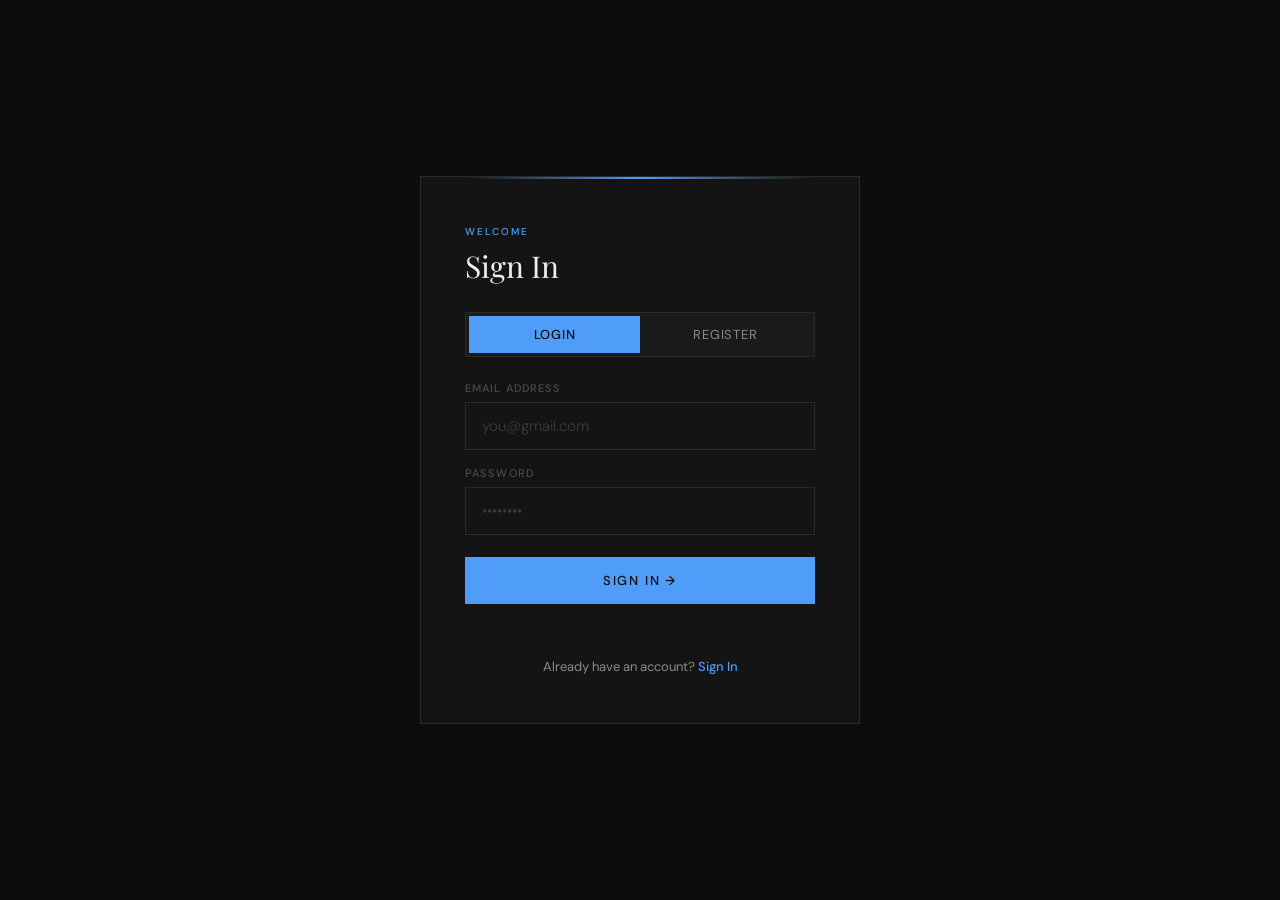
<file: index.html>
<!DOCTYPE html>
<html lang="en">
<head>
    <meta charset="UTF-8">
    <meta name="viewport" content="width=device-width, initial-scale=1.0">
    <title>Expense Tracker</title>
    <link rel="stylesheet" href="style.css">
</head>
<body>

    <header>
        <div class="header-inner">
            <div class="header-left">
                <span class="logo">₹</span>
                <div>
                    <p class="header-sub">Welcome back</p>
                    <h1 id="userName">Your Expenses</h1>
                </div>
            </div>
            <div class="header-actions">
                <button id="openModal">
                    <span class="btn-icon">+</span>
                    <span>Add Expense</span>
                </button>
                <button id="logoutBtn">Logout</button>
            </div>
        </div>
    </header>

    <main>
        <div id="totalExpense">
            <div>
                <span class="total-label">Total Spent</span>
                <span class="total-amount">₹0.00</span>
            </div>
            <div class="total-icon">↓</div>
        </div>

        <div id="monthNav">
            <span id="monthLabel"></span>
            <div style="display: flex; gap: 8px;">
                <button id="prevMonth">←</button>
                <button id="nextMonth">→</button>
            </div>
        </div>

        <div id="expenseContainer"></div>
    </main>

    <!-- Add Expense Modal -->
    <div id="modalOverlay" class="overlay">
        <div id="modal" class="modal-box">
            <div class="modal-header">
                <div class="modal-title-group">
                    <span class="modal-icon">+</span>
                    <h2>New Expense</h2>
                </div>
                <button id="closeModal" type="button" class="close-btn">✕</button>
            </div>
            <form id="expenseForm">
                <div class="field">
                    <label for="amount">Amount (₹)</label>
                    <input type="number" id="amount" placeholder="0.00" required />
                </div>
                <div class="field">
                    <label for="description">Description</label>
                    <input type="text" id="description" placeholder="What did you spend on?" required />
                </div>
                <div class="field">
                    <label for="date">Date</label>
                    <input type="date" id="date" required />
                </div>
                <button type="submit" class="submit-btn">Save Expense</button>
                <p id="msg"></p>
            </form>
        </div>
    </div>

    <!-- Expense Detail Modal -->
    <div id="detailOverlay" class="overlay">
        <div id="detailModal" class="modal-box">
            <div class="modal-header">
                <div class="modal-title-group">
                    <span class="modal-icon">₹</span>
                    <h2>Expense Details</h2>
                </div>
                <button id="closeDetailModal" type="button" class="close-btn">✕</button>
            </div>
            <p id="detail-id"></p>
            <div class="field">
                <label>Amount (₹)</label>
                <input type="number" id="detail-amount" />
            </div>
            <div class="field">
                <label>Description</label>
                <input type="text" id="detail-description" />
            </div>
            <div class="field">
                <label>Date</label>
                <input type="date" id="detail-date" />
            </div>
            <div style="display: flex; gap: 10px; margin-top: 8px;">
                <button id="editExpense">Edit Expense</button>
                <button id="deleteExpense">Delete</button>
            </div>
        </div>
    </div>

    <!-- Confirm Delete Popup -->
    <div id="confirmOverlay" class="overlay">
        <div class="modal-box" style="max-width: 360px; text-align: center;">
            <h2 style="font-family: 'Cormorant Garamond', serif; font-size: 24px; margin-bottom: 8px;">Delete Expense?</h2>
            <p style="color: var(--text-mid); font-size: 14px; margin-bottom: 24px;">This action cannot be undone.</p>
            <div style="display: flex; gap: 10px;">
                <button id="cancelDelete">Cancel</button>
                <button id="confirmDelete">Delete</button>
            </div>
        </div>
    </div>

    <script src="script.js"></script>
</body>
</html>
</file>
<file: style.css>
@import url('https://fonts.googleapis.com/css2?family=Playfair+Display:wght@400;700&family=DM+Sans:wght@300;400;500&display=swap');

*, *::before, *::after { box-sizing: border-box; margin: 0; padding: 0; }

:root {
    --bg:           #0d0d0d;
    --card:         #141414;
    --card2:        #1a1a1a;
    --border:       #2a2a2a;
    --border-strong:#3a3a3a;
    --accent:       #4f9cf9;
    --accent-dim:   rgba(79, 156, 249, 0.10);
    --text:         #f0ede6;
    --text-mid:     #8a8a8a;
    --text-dim:     #4a4a4a;
    --danger:       #e05c5c;
    --success:      #5cb85c;
}

body {
    background: var(--bg);
    font-family: 'DM Sans', sans-serif;
    color: var(--text);
    min-height: 100vh;
}

/* ══════════════════════════════
   AUTH PAGE
══════════════════════════════ */
.auth-wrapper {
    min-height: 100vh;
    display: flex;
    align-items: center;
    justify-content: center;
    padding: 24px;
    background: var(--bg);
}

.auth-box {
    background: var(--card);
    border: 1px solid var(--border);
    padding: clamp(28px, 6vw, 48px) clamp(20px, 6vw, 44px);
    width: 100%;
    max-width: 440px;
    position: relative;
    animation: rise 0.6s cubic-bezier(.22, .68, 0, 1.2) both;
}

.auth-box::before {
    content: '';
    position: absolute;
    top: 0;
    left: clamp(20px, 6vw, 44px);
    right: clamp(20px, 6vw, 44px);
    height: 2px;
    background: linear-gradient(90deg, transparent, var(--accent), transparent);
}

@keyframes rise {
    from { opacity: 0; transform: translateY(24px); }
    to   { opacity: 1; transform: translateY(0); }
}

.auth-header {
    margin-bottom: 28px;
}

.auth-welcome {
    font-size: 10px;
    font-weight: 500;
    letter-spacing: 0.22em;
    text-transform: uppercase;
    color: var(--accent);
    margin-bottom: 10px;
}

.auth-header h2 {
    font-family: 'Playfair Display', serif;
    font-size: clamp(22px, 5vw, 30px);
    font-weight: 400;
    color: var(--text);
    line-height: 1.2;
}

/* ── Tabs ── */
.auth-tabs {
    display: flex;
    gap: 0;
    margin-bottom: 24px;
    background: var(--card2);
    border: 1px solid var(--border);
    padding: 3px;
}

.tab-btn {
    flex: 1;
    padding: 10px;
    border: none;
    background: transparent;
    color: var(--text-mid);
    font-family: 'DM Sans', sans-serif;
    font-size: 13px;
    font-weight: 400;
    letter-spacing: 0.06em;
    text-transform: uppercase;
    cursor: pointer;
    transition: all 0.2s;
}

.tab-btn.active {
    background: var(--accent);
    color: #0d0d0d;
    font-weight: 500;
}

/* ── Auth form fields ── */
.auth-form {
    display: flex;
    flex-direction: column;
    gap: 16px;
}

.auth-field {
    display: flex;
    flex-direction: column;
    gap: 7px;
}

.auth-field label {
    font-size: 11px;
    font-weight: 500;
    letter-spacing: 0.1em;
    text-transform: uppercase;
    color: var(--text-dim);
    transition: color 0.2s;
}

.auth-field:focus-within label {
    color: var(--accent);
}

.auth-field input {
    width: 100%;
    background: transparent;
    border: 1px solid var(--border);
    color: var(--text);
    font-family: 'DM Sans', sans-serif;
    font-size: clamp(14px, 3vw, 15px);
    font-weight: 300;
    padding: clamp(10px, 2.5vw, 13px) 16px;
    outline: none;
    transition: border-color 0.25s, background 0.25s, box-shadow 0.25s;
}

.auth-field input::placeholder { color: #3a3a3a; }

.auth-field input:focus {
    border-color: var(--accent);
    background: var(--accent-dim);
    box-shadow: 0 0 0 3px rgba(79, 156, 249, 0.07);
}

/* ── Auth submit button ── */
.auth-btn {
    width: 100%;
    padding: clamp(12px, 3vw, 15px);
    background: var(--accent);
    border: none;
    color: #0d0d0d;
    font-family: 'DM Sans', sans-serif;
    font-size: 13px;
    font-weight: 500;
    letter-spacing: 0.14em;
    text-transform: uppercase;
    cursor: pointer;
    margin-top: 6px;
    transition: background 0.2s, transform 0.15s;
    display: flex;
    align-items: center;
    justify-content: center;
    gap: 8px;
}

.auth-btn:hover { background: #6aabfa; transform: translateY(-1px); }
.auth-btn:active { transform: translateY(0); }

/* ── Auth switch link ── */
.auth-switch {
    text-align: center;
    margin-top: 20px;
    font-size: 13px;
    color: var(--text-mid);
}

.auth-switch a {
    color: var(--accent);
    text-decoration: none;
    font-weight: 500;
    cursor: pointer;
    transition: opacity 0.2s;
}

.auth-switch a:hover { opacity: 0.75; }

/* ── Auth message ── */
.auth-msg {
    font-size: 13px;
    text-align: center;
    min-height: 18px;
    font-style: italic;
    color: var(--text-dim);
}

.auth-msg.success { color: var(--success); }
.auth-msg.error   { color: var(--danger); }


/* ══════════════════════════════
   DASHBOARD / HEADER
══════════════════════════════ */
header {
    position: sticky;
    top: 0;
    z-index: 50;
    background: rgba(13, 13, 13, 0.92);
    backdrop-filter: blur(20px);
    -webkit-backdrop-filter: blur(20px);
    border-bottom: 1px solid var(--border);
    padding: 16px 20px;
}

.header-inner {
    max-width: 720px;
    margin: 0 auto;
    display: flex;
    align-items: center;
    justify-content: space-between;
    gap: 12px;
}

.header-left { display: flex; align-items: center; gap: 16px; }

.logo {
    width: 46px;
    height: 46px;
    background: var(--accent);
    display: flex;
    align-items: center;
    justify-content: center;
    font-family: 'Playfair Display', serif;
    font-size: 20px;
    font-weight: 700;
    color: #0d0d0d;
    flex-shrink: 0;
}

.header-sub {
    font-size: 10px;
    letter-spacing: 0.22em;
    text-transform: uppercase;
    color: var(--text-dim);
    margin-bottom: 3px;
}

h1 {
    font-family: 'Playfair Display', serif;
    font-size: clamp(22px, 5vw, 30px);
    font-weight: 400;
    color: var(--text);
}

.header-actions {
    display: flex;
    align-items: center;
    gap: 10px;
}

/* ── Add button ── */
#openModal {
    display: flex;
    align-items: center;
    gap: 8px;
    background: var(--accent);
    border: none;
    color: #0d0d0d;
    font-family: 'DM Sans', sans-serif;
    font-size: 12px;
    font-weight: 500;
    letter-spacing: 0.12em;
    text-transform: uppercase;
    padding: 11px 22px;
    cursor: pointer;
    transition: background 0.2s, transform 0.15s;
}

#openModal:hover { background: #6aabfa; transform: translateY(-1px); }
#openModal:active { transform: translateY(0); }
.btn-icon { font-size: 17px; line-height: 1; }

/* ── Logout button ── */
#logoutBtn {
    display: flex;
    align-items: center;
    gap: 6px;
    background: transparent;
    border: 1px solid var(--border-strong);
    color: var(--text-mid);
    font-family: 'DM Sans', sans-serif;
    font-size: 12px;
    font-weight: 500;
    letter-spacing: 0.1em;
    text-transform: uppercase;
    padding: 10px 18px;
    cursor: pointer;
    transition: all 0.2s;
}

#logoutBtn:hover {
    border-color: var(--danger);
    color: var(--danger);
}

/* ══════════════════════════════
   MAIN
══════════════════════════════ */
main {
    max-width: 720px;
    margin: 0 auto;
    padding: 36px 20px 80px;
}

/* ── Total card ── */
#totalExpense {
    display: flex;
    justify-content: space-between;
    align-items: center;
    padding: 28px 32px;
    background: var(--card);
    border: 1px solid var(--border);
    margin-bottom: 14px;
    position: relative;
}

#totalExpense::before {
    content: '';
    position: absolute;
    top: 0;
    left: 32px;
    right: 32px;
    height: 2px;
    background: linear-gradient(90deg, transparent, var(--accent), transparent);
}

.total-label {
    font-size: 10px;
    font-weight: 500;
    letter-spacing: 0.24em;
    text-transform: uppercase;
    color: var(--text-dim);
    display: block;
    margin-bottom: 8px;
}

.total-amount {
    font-family: 'Playfair Display', serif;
    font-size: clamp(36px, 8vw, 56px);
    font-weight: 400;
    color: var(--text);
    letter-spacing: -0.02em;
    line-height: 1;
}

.total-icon {
    width: 54px;
    height: 54px;
    background: var(--card2);
    border: 1px solid var(--border-strong);
    display: flex;
    align-items: center;
    justify-content: center;
    font-size: 22px;
    color: var(--text-mid);
}

/* ── Month Nav ── */
#monthNav {
    display: flex;
    align-items: center;
    justify-content: space-between;
    padding: 14px 22px;
    background: var(--card);
    border: 1px solid var(--border);
    margin-bottom: 22px;
}

#monthLabel {
    font-family: 'Playfair Display', serif;
    font-size: 20px;
    font-weight: 400;
    color: var(--text);
}

#prevMonth, #nextMonth {
    width: 36px;
    height: 36px;
    background: var(--card2);
    border: 1px solid var(--border-strong);
    color: var(--text-mid);
    font-size: 15px;
    cursor: pointer;
    display: flex;
    align-items: center;
    justify-content: center;
    transition: background 0.15s, color 0.15s, transform 0.15s;
}

#prevMonth:hover, #nextMonth:hover {
    background: var(--accent);
    border-color: var(--accent);
    color: #0d0d0d;
    transform: translateY(-1px);
}

/* ── Expense container ── */
#expenseContainer {
    display: flex;
    flex-direction: column;
    gap: 12px;
}

/* ── Date card ── */
.dateDiv {
    background: var(--card);
    border: 1px solid var(--border);
    overflow: hidden;
    transition: border-color 0.2s, transform 0.2s;
}

.dateDiv:hover {
    border-color: var(--border-strong);
    transform: translateY(-2px);
}

.date-header {
    display: flex;
    justify-content: space-between;
    align-items: center;
    padding: 11px 22px;
    background: var(--card2);
    border-bottom: 1px solid var(--border);
}

.dateDiv h3 {
    font-family: 'DM Sans', sans-serif;
    font-size: 11px;
    font-weight: 500;
    letter-spacing: 0.12em;
    text-transform: uppercase;
    color: var(--text-mid);
    margin: 0;
}

.date-total {
    font-family: 'Playfair Display', serif;
    font-size: 17px;
    font-weight: 400;
    color: var(--danger);
}

.dateDiv ul { list-style: none; display: flex; flex-direction: column; }

.dateDiv ul li {
    position: relative;
    display: flex;
    justify-content: space-between;
    align-items: center;
    font-size: 14px;
    font-weight: 300;
    padding: 14px 22px;
    color: var(--text-mid);
    border-bottom: 1px solid var(--border);
    transition: background 0.15s, color 0.15s, padding-left 0.2s;
    cursor: pointer;
    overflow: hidden;
}

.dateDiv ul li::before {
    content: '';
    position: absolute;
    left: 0; top: 0;
    width: 2px; height: 100%;
    background: var(--accent);
    opacity: 0;
    transition: opacity 0.2s;
}

.dateDiv ul li:last-child { border-bottom: none; }

.dateDiv ul li:hover {
    background: var(--card2);
    color: var(--text);
    padding-left: 26px;
}

.dateDiv ul li:hover::before { opacity: 1; }

.li-amount {
    font-family: 'Playfair Display', serif;
    font-size: 17px;
    font-weight: 400;
    color: var(--danger);
    flex-shrink: 0;
    margin-left: 16px;
}

/* ══════════════════════════════
   OVERLAY & MODAL
══════════════════════════════ */
.overlay {
    display: none;
    position: fixed;
    inset: 0;
    background: rgba(4, 4, 4, 0.88);
    backdrop-filter: blur(12px);
    -webkit-backdrop-filter: blur(12px);
    z-index: 100;
    align-items: center;
    justify-content: center;
    padding: 20px;
}

.overlay.show { display: flex; }

.modal-box {
    background: var(--card);
    border: 1px solid var(--border-strong);
    padding: 32px;
    width: 100%;
    max-width: 440px;
    display: flex;
    flex-direction: column;
    gap: 22px;
    position: relative;
    animation: modalPop 0.25s ease;
}

.modal-box::before {
    content: '';
    position: absolute;
    top: 0;
    left: 32px;
    right: 32px;
    height: 2px;
    background: linear-gradient(90deg, transparent, var(--accent), transparent);
}

@keyframes modalPop {
    from { opacity: 0; transform: scale(0.96) translateY(16px); }
    to   { opacity: 1; transform: scale(1) translateY(0); }
}

.modal-header {
    display: flex;
    align-items: center;
    justify-content: space-between;
}

.modal-title-group { display: flex; align-items: center; gap: 14px; }

.modal-icon {
    width: 42px;
    height: 42px;
    background: var(--accent-dim);
    border: 1px solid var(--border);
    display: flex;
    align-items: center;
    justify-content: center;
    font-size: 18px;
    color: var(--accent);
}

.modal-box h2 {
    font-family: 'Playfair Display', serif;
    font-size: 22px;
    font-weight: 400;
    color: var(--text);
}

.close-btn {
    width: 36px;
    height: 36px;
    background: transparent;
    border: 1px solid var(--border-strong);
    color: var(--text-mid);
    font-size: 14px;
    cursor: pointer;
    display: flex;
    align-items: center;
    justify-content: center;
    transition: all 0.2s;
    flex-shrink: 0;
}

.close-btn:hover {
    border-color: var(--accent);
    color: var(--accent);
}

/* ── Form ── */
#expenseForm { display: flex; flex-direction: column; gap: 16px; }

.field { display: flex; flex-direction: column; gap: 7px; }

.modal-box label {
    font-size: 11px;
    font-weight: 500;
    letter-spacing: 0.1em;
    text-transform: uppercase;
    color: var(--text-dim);
    transition: color 0.2s;
}

.field:focus-within label { color: var(--accent); }

.modal-box input {
    width: 100%;
    background: transparent;
    border: 1px solid var(--border);
    color: var(--text);
    font-family: 'DM Sans', sans-serif;
    font-size: 15px;
    font-weight: 300;
    padding: 12px 16px;
    outline: none;
    transition: border-color 0.25s, background 0.25s, box-shadow 0.25s;
}

.modal-box input::placeholder { color: #3a3a3a; }

.modal-box input:focus {
    border-color: var(--accent);
    background: var(--accent-dim);
    box-shadow: 0 0 0 3px rgba(79, 156, 249, 0.07);
}

.modal-box input[type="date"]::-webkit-calendar-picker-indicator {
    filter: invert(0.6) sepia(1) hue-rotate(185deg);
    cursor: pointer;
}

/* ── Submit button ── */
.submit-btn {
    width: 100%;
    padding: clamp(12px, 3vw, 15px);
    background: var(--accent);
    border: none;
    color: #0d0d0d;
    font-family: 'DM Sans', sans-serif;
    font-size: 13px;
    font-weight: 500;
    letter-spacing: 0.14em;
    text-transform: uppercase;
    cursor: pointer;
    margin-top: 4px;
    transition: background 0.2s, transform 0.15s;
}

.submit-btn:hover { background: #6aabfa; transform: translateY(-1px); }
.submit-btn:active { transform: translateY(0); }

/* ── Status msg ── */
#msg {
    font-size: 13px;
    text-align: center;
    min-height: 18px;
    color: var(--text-dim);
    font-style: italic;
}

#msg.success { color: var(--success); }
#msg.error   { color: var(--danger); }

/* ── Detail id ── */
#detail-id { display: none; }

/* ── Edit / Delete ── */
#editExpense {
    flex: 1; padding: 13px;
    background: var(--accent);
    border: none;
    color: #0d0d0d; font-family: 'DM Sans', sans-serif;
    font-size: 12px; font-weight: 500;
    letter-spacing: 0.1em; text-transform: uppercase;
    cursor: pointer; transition: background 0.2s, transform 0.15s;
}
#editExpense:hover { background: #6aabfa; transform: translateY(-1px); }

#deleteExpense {
    flex: 1; padding: 13px;
    background: transparent;
    border: 1px solid rgba(224, 92, 92, 0.4);
    color: var(--danger); font-family: 'DM Sans', sans-serif;
    font-size: 12px; font-weight: 500;
    letter-spacing: 0.1em; text-transform: uppercase;
    cursor: pointer; transition: background 0.2s;
}
#deleteExpense:hover { background: rgba(224, 92, 92, 0.08); }

/* ── Confirm delete ── */
#cancelDelete {
    flex: 1; padding: 13px;
    background: transparent;
    border: 1px solid var(--border-strong);
    color: var(--text-mid); font-family: 'DM Sans', sans-serif;
    font-size: 12px; font-weight: 500;
    letter-spacing: 0.1em; text-transform: uppercase;
    cursor: pointer; transition: background 0.2s;
}
#cancelDelete:hover { background: var(--card2); }

#confirmDelete {
    flex: 1; padding: 13px;
    background: var(--danger);
    border: none;
    color: #0d0d0d; font-family: 'DM Sans', sans-serif;
    font-size: 12px; font-weight: 500;
    letter-spacing: 0.1em; text-transform: uppercase;
    cursor: pointer; transition: opacity 0.2s;
}
#confirmDelete:hover { opacity: 0.85; }

/* ══════════════════════════════
   MOBILE
══════════════════════════════ */
@media (max-width: 520px) {
    header { padding: 14px; }
    main { padding: 24px 14px 72px; }
    h1 { font-size: 22px; }
    .total-amount { font-size: 36px; }
    .modal-box { padding: 24px 18px; }
    #openModal span:last-child { display: none; }
    .auth-box { padding: 28px 20px; }
    .auth-header h2 { font-size: 22px; }
}
</file>
